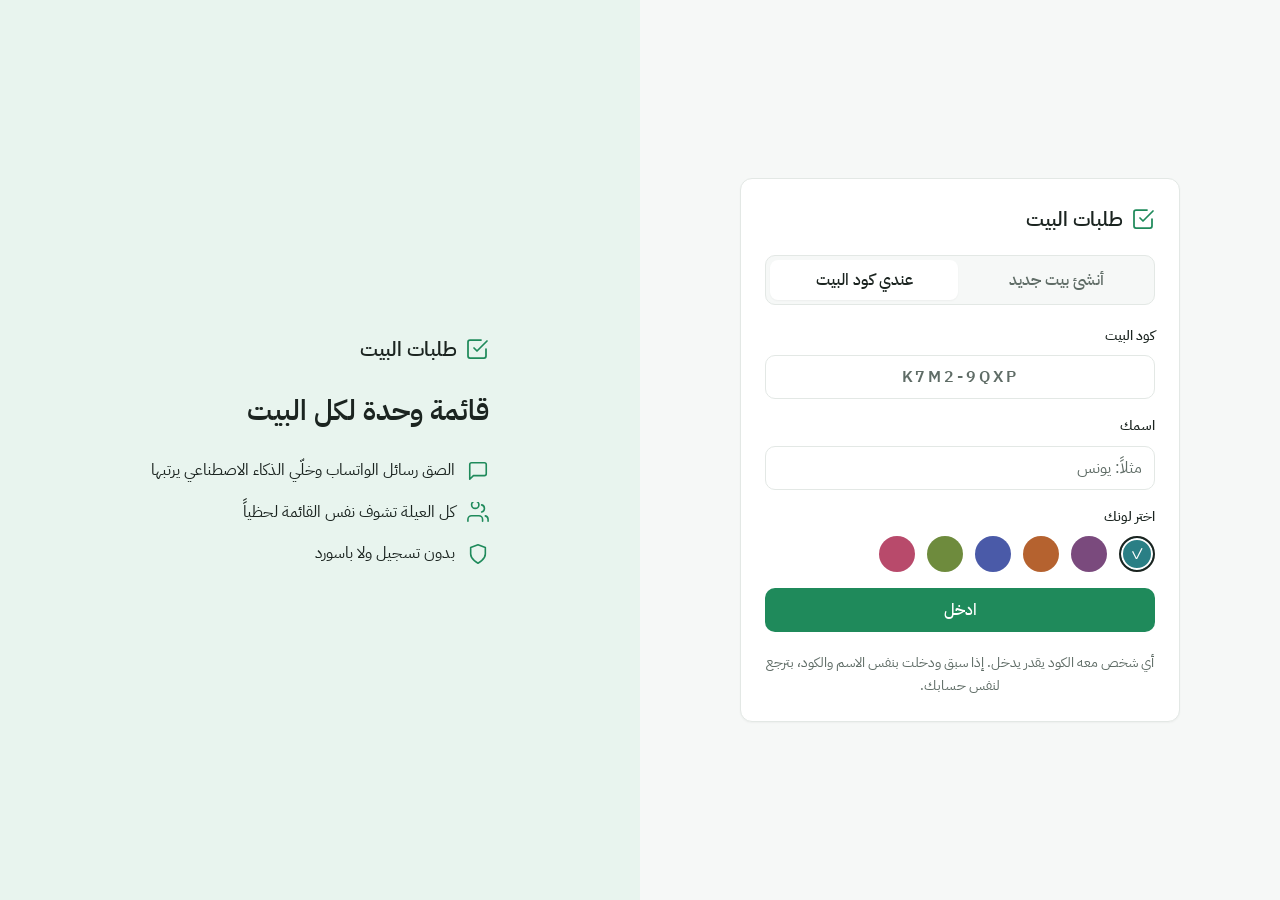
<file: frontend/index.html>
<!DOCTYPE html>
<html lang="ar" dir="rtl">
<head>
  <meta charset="UTF-8">
  <meta name="viewport" content="width=device-width, initial-scale=1.0">
  <meta name="theme-color" content="#2B7A78">
  <link rel="manifest" href="manifest.webmanifest">
  <link rel="icon" href="icons/icon.svg" type="image/svg+xml">
  <title>طلبات البيت — دخول</title>
  <link rel="preconnect" href="https://fonts.googleapis.com">
  <link rel="preconnect" href="https://fonts.gstatic.com" crossorigin>
  <link href="https://fonts.googleapis.com/css2?family=IBM+Plex+Sans+Arabic:wght@400;500;600&display=swap" rel="stylesheet">
  <link rel="stylesheet" href="css/tokens.css">
  <link rel="stylesheet" href="css/base.css">
  <link rel="stylesheet" href="css/components.css">
  <link rel="stylesheet" href="css/pages.css">
</head>
<body>
  <main class="auth-layout">
    <section class="auth-form-pane" aria-label="الدخول أو إنشاء بيت">
      <div class="card auth-card">
        <div class="brand-wordmark">
          <svg class="brand-icon" viewBox="0 0 24 24" fill="none" stroke="currentColor" stroke-width="1.75" stroke-linecap="round" stroke-linejoin="round" aria-hidden="true">
            <path d="M9 11l3 3L22 4M21 12v7a2 2 0 0 1-2 2H5a2 2 0 0 1-2-2V5a2 2 0 0 1 2-2h11" />
          </svg>
          <span>طلبات البيت</span>
        </div>

        <div class="segmented" role="tablist" aria-label="طريقة الدخول">
          <button type="button" id="tab-create" class="segmented-btn" role="tab" aria-selected="false">
            أنشئ بيت جديد
          </button>
          <button type="button" id="tab-join" class="segmented-btn" role="tab" aria-selected="true">
            عندي كود البيت
          </button>
        </div>

        <form id="auth-form" class="auth-form" novalidate>
          <div id="field-household-name" class="field" hidden>
            <label for="input-household-name" class="field-label">اسم البيت</label>
            <input id="input-household-name" class="input" type="text" maxlength="60" placeholder="مثلاً: بيت أبو أحمد">
          </div>

          <div id="field-invite-code" class="field">
            <label for="input-invite-code" class="field-label">كود البيت</label>
            <input id="input-invite-code" class="input input-code" type="text" maxlength="9" placeholder="K7M2-9QXP" autocomplete="off">
          </div>

          <div class="field">
            <label for="input-display-name" class="field-label">اسمك</label>
            <input id="input-display-name" class="input" type="text" maxlength="30" placeholder="مثلاً: يونس" required>
          </div>

          <div class="field">
            <span class="field-label">اختر لونك</span>
            <div id="color-picker" class="color-picker" role="radiogroup" aria-label="اختر لونك"></div>
          </div>

          <div id="auth-error" class="alert-error" role="alert" hidden></div>

          <button id="submit-btn" type="submit" class="btn btn-primary btn-full">ادخل</button>
        </form>

        <p class="auth-note">أي شخص معه الكود يقدر يدخل. إذا سبق ودخلت بنفس الاسم والكود، بترجع لنفس حسابك.</p>
      </div>
    </section>

    <aside class="auth-brand-pane" aria-label="عن طلبات البيت">
      <div class="auth-brand-inner">
        <div class="brand-wordmark">
          <svg class="brand-icon" viewBox="0 0 24 24" fill="none" stroke="currentColor" stroke-width="1.75" stroke-linecap="round" stroke-linejoin="round" aria-hidden="true">
            <path d="M9 11l3 3L22 4M21 12v7a2 2 0 0 1-2 2H5a2 2 0 0 1-2-2V5a2 2 0 0 1 2-2h11" />
          </svg>
          <span>طلبات البيت</span>
        </div>
        <h1 class="auth-brand-title">قائمة وحدة لكل البيت</h1>
        <ul class="auth-points">
          <li class="auth-point">
            <svg class="auth-point-icon" width="22" height="22" viewBox="0 0 24 24" fill="none" stroke="currentColor" stroke-width="1.75" stroke-linecap="round" stroke-linejoin="round" aria-hidden="true">
              <path d="M21 15a2 2 0 0 1-2 2H7l-4 4V5a2 2 0 0 1 2-2h14a2 2 0 0 1 2 2z" />
            </svg>
            <span>الصق رسائل الواتساب وخلّي الذكاء الاصطناعي يرتبها</span>
          </li>
          <li class="auth-point">
            <svg class="auth-point-icon" width="22" height="22" viewBox="0 0 24 24" fill="none" stroke="currentColor" stroke-width="1.75" stroke-linecap="round" stroke-linejoin="round" aria-hidden="true">
              <path d="M17 21v-2a4 4 0 0 0-4-4H5a4 4 0 0 0-4 4v2M9 7a4 4 0 1 0 0-8 4 4 0 0 0 0 8zM23 21v-2a4 4 0 0 0-3-3.87M16 3.13a4 4 0 0 1 0 7.75" />
            </svg>
            <span>كل العيلة تشوف نفس القائمة لحظياً</span>
          </li>
          <li class="auth-point">
            <svg class="auth-point-icon" width="22" height="22" viewBox="0 0 24 24" fill="none" stroke="currentColor" stroke-width="1.75" stroke-linecap="round" stroke-linejoin="round" aria-hidden="true">
              <path d="M12 22s8-4 8-10V5l-8-3-8 3v7c0 6 8 10 8 10z" />
            </svg>
            <span>بدون تسجيل ولا باسورد</span>
          </li>
        </ul>
      </div>
    </aside>
  </main>
  <script type="module" src="js/pages/index.js"></script>
</body>
</html>
</file>
<file: frontend/css/tokens.css>
:root {
  /* Colors */
  --color-primary: #1F8A5B;
  --color-primary-dark: #166A45;
  --color-primary-tint: #E8F4EE;
  --color-bg: #F6F8F7;
  --color-surface: #FFFFFF;
  --color-border: #E3E8E5;
  --color-text: #1B2420;
  --color-text-muted: #5F6C66;
  --color-urgent: #D64545;
  --color-urgent-tint: #FDECEC;
  --color-warning: #F2B544;
  --color-warning-tint: #FEF6E6;
  --color-white: #FFFFFF;
  --color-backdrop: rgba(27, 36, 32, 0.45);

  /* Member palette */
  --member-teal: #2A7F85;
  --member-plum: #7A4A7D;
  --member-rust: #B5622F;
  --member-indigo: #4A5AA8;
  --member-moss: #6E8B3D;
  --member-rose: #B84A6B;

  /* Typography */
  --font-sans: "IBM Plex Sans Arabic", system-ui, -apple-system, BlinkMacSystemFont, "Segoe UI", sans-serif;
  --text-title-lg: 1.75rem;   /* 28px */
  --text-title-md: 1.5rem;    /* 24px */
  --text-section: 1.25rem;    /* 20px */
  --text-item: 1.0625rem;     /* 17px */
  --text-body: 1rem;          /* 16px */
  --text-secondary: 0.875rem; /* 14px */

  /* Spacing (8px grid) */
  --space-1: 4px;
  --space-2: 8px;
  --space-3: 12px;
  --space-4: 16px;
  --space-5: 20px;
  --space-6: 24px;
  --space-8: 32px;

  /* Radii */
  --radius-card: 12px;
  --radius-control: 10px;
  --radius-pill: 999px;

  /* Shadows */
  --shadow-card: 0 1px 2px rgba(0, 0, 0, 0.04);
  --shadow-dialog: 0 12px 32px rgba(27, 36, 32, 0.16);

  /* Layout & Breakpoints */
  --bp-tablet: 768px;
  --bp-desktop: 1200px;
  --sidebar-width: 248px;
  --rail-width: 72px;
  --sidepanel-width: 340px;
  --main-max-width: 760px;
  --tap-min: 44px;
}
</file>
<file: frontend/css/base.css>
@view-transition {
  navigation: auto;
}

*,
*::before,
*::after {
  box-sizing: border-box;
}

html {
  direction: rtl;
  font-size: 16px;
  -webkit-text-size-adjust: 100%;
}

body {
  margin: 0;
  font-family: var(--font-sans);
  font-size: var(--text-body);
  line-height: 1.6;
  color: var(--color-text);
  background-color: var(--color-bg);
  overflow-x: hidden;
}

h1, h2, h3, p, ul, ol {
  margin: 0;
}

ul, ol {
  padding: 0;
  list-style: none;
}

a {
  color: inherit;
  text-decoration: none;
}

button,
input,
select,
textarea {
  font-family: inherit;
  font-size: inherit;
  color: inherit;
}

:focus-visible {
  outline: 2px solid var(--color-primary-dark);
  outline-offset: 2px;
}

.sr-only {
  position: absolute;
  width: 1px;
  height: 1px;
  padding: 0;
  margin: -1px;
  overflow: hidden;
  clip: rect(0, 0, 0, 0);
  white-space: nowrap;
  border: 0;
}

@media (prefers-reduced-motion: reduce) {
  *,
  *::before,
  *::after {
    animation-duration: 0.01ms !important;
    animation-iteration-count: 1 !important;
    transition-duration: 0.01ms !important;
    scroll-behavior: auto !important;
  }
}
</file>
<file: frontend/css/components.css>
[hidden] {
  display: none !important;
}

/* Cards */
.card {
  background-color: var(--color-surface);
  border: 1px solid var(--color-border);
  border-radius: var(--radius-card);
  box-shadow: var(--shadow-card);
}

/* Buttons */
.btn {
  display: inline-flex;
  align-items: center;
  justify-content: center;
  gap: var(--space-2);
  min-height: var(--tap-min);
  padding-inline: var(--space-4);
  border-radius: var(--radius-control);
  border: 1px solid transparent;
  font-weight: 500;
  cursor: pointer;
  transition: background-color 0.15s ease, border-color 0.15s ease;
}

.btn-full {
  width: 100%;
}

.btn-primary {
  background-color: var(--color-primary);
  color: var(--color-white);
}

.btn-primary:hover {
  background-color: var(--color-primary-dark);
}

.btn-primary:disabled {
  opacity: 0.55;
  cursor: not-allowed;
}

.btn-secondary {
  background-color: var(--color-surface);
  border-color: var(--color-border);
  color: var(--color-text);
}

.btn-secondary:hover {
  background-color: var(--color-bg);
}

.btn-text {
  background-color: transparent;
  color: var(--color-primary-dark);
  padding-inline: var(--space-2);
}

.btn-text:hover {
  background-color: var(--color-primary-tint);
}

@media (max-width: 767px) {
  .btn-primary {
    min-height: 52px;
  }
}

/* Inputs */
.field {
  display: flex;
  flex-direction: column;
  gap: var(--space-2);
}

.field-label {
  font-size: var(--text-secondary);
  font-weight: 500;
  color: var(--color-text);
}

.input {
  width: 100%;
  min-height: var(--tap-min);
  padding-inline: var(--space-3);
  padding-block: var(--space-2);
  background-color: var(--color-surface);
  border: 1px solid var(--color-border);
  border-radius: var(--radius-control);
  color: var(--color-text);
}

.input::placeholder {
  color: var(--color-text-muted);
}

.input-code {
  text-align: center;
  letter-spacing: 0.18em;
  font-weight: 600;
  text-transform: uppercase;
  direction: ltr;
}

/* Segmented control */
.segmented {
  display: grid;
  grid-template-columns: 1fr 1fr;
  gap: var(--space-1);
  padding: var(--space-1);
  background-color: var(--color-bg);
  border: 1px solid var(--color-border);
  border-radius: var(--radius-control);
}

.segmented-btn {
  min-height: 40px;
  border: 0;
  border-radius: 8px;
  background: transparent;
  color: var(--color-text-muted);
  font-weight: 500;
  cursor: pointer;
}

.segmented-btn[aria-selected="true"] {
  background-color: var(--color-surface);
  color: var(--color-text);
  box-shadow: var(--shadow-card);
}

/* Chips & Badges */
.chip {
  display: inline-flex;
  align-items: center;
  gap: var(--space-1);
  padding-inline: var(--space-3);
  padding-block: var(--space-1);
  border-radius: var(--radius-pill);
  font-size: var(--text-secondary);
  font-weight: 500;
  background-color: var(--color-primary-tint);
  color: var(--color-primary-dark);
}

.chip-urgent {
  background-color: var(--color-urgent-tint);
  color: var(--color-urgent);
}

.chip-warning {
  background-color: var(--color-warning);
  color: var(--color-text);
}

/* Avatars */
.avatar {
  display: inline-flex;
  align-items: center;
  justify-content: center;
  width: 28px;
  height: 28px;
  border-radius: var(--radius-pill);
  color: var(--color-white);
  font-size: var(--text-secondary);
  font-weight: 600;
  flex-shrink: 0;
}

/* Inline alert */
.alert-error {
  padding: var(--space-3);
  border-radius: var(--radius-control);
  background-color: var(--color-urgent-tint);
  color: var(--color-urgent);
  font-size: var(--text-secondary);
  font-weight: 500;
}

/* Toast */
.toast {
  position: fixed;
  inset-block-end: var(--space-6);
  inset-inline-start: 50%;
  transform: translateX(-50%);
  z-index: 50;
  display: flex;
  align-items: center;
  gap: var(--space-3);
  padding-inline: var(--space-4);
  padding-block: var(--space-3);
  border-radius: var(--radius-pill);
  background-color: var(--color-text);
  color: var(--color-white);
  box-shadow: var(--shadow-dialog);
  font-size: var(--text-secondary);
}

@media (max-width: 767px) {
  .toast {
    inset-block-end: 80px;
  }
}
</file>
<file: frontend/css/pages.css>
/* App Shell (list, shop, history, household) */
.app-shell {
  display: flex;
  min-height: 100dvh;
}

.sidebar {
  width: var(--sidebar-width);
  flex-shrink: 0;
  background-color: var(--color-surface);
  border-inline-end: 1px solid var(--color-border);
  padding: var(--space-5) var(--space-4);
  display: flex;
  flex-direction: column;
  gap: var(--space-6);
}

.brand-wordmark {
  display: flex;
  align-items: center;
  gap: var(--space-2);
  font-size: var(--text-section);
  font-weight: 600;
  color: var(--color-text);
}

.brand-icon {
  width: 24px;
  height: 24px;
  color: var(--color-primary);
  flex-shrink: 0;
}

.household-badge {
  display: flex;
  align-items: center;
  gap: var(--space-2);
  padding: var(--space-2) var(--space-3);
  background-color: var(--color-bg);
  border-radius: var(--radius-control);
  font-size: var(--text-secondary);
  font-weight: 500;
}

.nav-list {
  display: flex;
  flex-direction: column;
  gap: var(--space-1);
}

.nav-link {
  display: flex;
  align-items: center;
  gap: var(--space-3);
  min-height: var(--tap-min);
  padding-inline: var(--space-3);
  border-radius: var(--radius-control);
  color: var(--color-text-muted);
  font-weight: 500;
  position: relative;
}

.nav-link:hover {
  background-color: var(--color-bg);
  color: var(--color-text);
}

.nav-link[aria-current="page"] {
  background-color: var(--color-primary-tint);
  color: var(--color-primary-dark);
  font-weight: 600;
}

.nav-link[aria-current="page"]::before {
  content: "";
  position: absolute;
  inset-inline-start: 0;
  inset-block: 8px;
  width: 3px;
  border-radius: var(--radius-pill);
  background-color: var(--color-primary);
}

.invite-mini-card {
  margin-block-start: auto;
  padding: var(--space-3);
  background-color: var(--color-bg);
  border: 1px solid var(--color-border);
  border-radius: var(--radius-card);
  display: flex;
  flex-direction: column;
  gap: var(--space-2);
}

.invite-mini-row {
  display: flex;
  align-items: center;
  justify-content: space-between;
  gap: var(--space-2);
}

.invite-code-text {
  font-weight: 600;
  letter-spacing: 0.1em;
  direction: ltr;
}

.app-main {
  flex: 1;
  min-width: 0;
  padding: var(--space-6);
  display: flex;
  justify-content: center;
  gap: var(--space-6);
}

.main-column {
  width: 100%;
  max-width: var(--main-max-width);
  display: flex;
  flex-direction: column;
  gap: var(--space-4);
}

.page-header {
  display: flex;
  flex-direction: column;
  gap: var(--space-1);
}

.page-title {
  font-size: var(--text-title-lg);
  font-weight: 600;
}

.page-subtitle {
  font-size: var(--text-secondary);
  color: var(--color-text-muted);
}

.side-panel {
  width: var(--sidepanel-width);
  flex-shrink: 0;
  display: flex;
  flex-direction: column;
  gap: var(--space-4);
}

.bottom-tab-bar {
  display: none;
}

/* Tablet (768px - 1199px): 72px icon rail */
@media (max-width: 1199px) {
  .sidebar {
    width: var(--rail-width);
    padding-inline: var(--space-2);
    align-items: center;
  }

  .sidebar .brand-label,
  .sidebar .household-badge,
  .sidebar .nav-label,
  .sidebar .invite-mini-card {
    display: none;
  }

  .nav-link {
    justify-content: center;
    padding-inline: var(--space-2);
    width: 48px;
  }

  .side-panel {
    display: none;
  }
}

/* Phone (< 768px): bottom tab bar */
@media (max-width: 767px) {
  .sidebar {
    display: none;
  }

  .app-main {
    padding: var(--space-4);
    padding-block-end: 88px;
  }

  .page-title {
    font-size: var(--text-title-md);
  }

  .bottom-tab-bar {
    display: grid;
    grid-template-columns: repeat(4, 1fr);
    position: fixed;
    inset-block-end: 0;
    inset-inline: 0;
    z-index: 40;
    background-color: var(--color-surface);
    border-top: 1px solid var(--color-border);
    padding-block: var(--space-1);
  }

  .tab-link {
    display: flex;
    flex-direction: column;
    align-items: center;
    justify-content: center;
    min-height: 52px;
    gap: 2px;
    font-size: var(--text-secondary);
    color: var(--color-text-muted);
  }

  .tab-link[aria-current="page"] {
    color: var(--color-primary);
    font-weight: 600;
  }
}

/* Screen A: Join / Create Household */
.auth-layout {
  display: grid;
  grid-template-columns: 1fr 1fr;
  min-height: 100dvh;
}

.auth-form-pane {
  display: flex;
  align-items: center;
  justify-content: center;
  padding: var(--space-6);
}

.auth-card {
  width: 100%;
  max-width: 440px;
  padding: var(--space-6);
  display: flex;
  flex-direction: column;
  gap: var(--space-5);
}

.auth-form {
  display: flex;
  flex-direction: column;
  gap: var(--space-4);
}

.color-picker {
  display: flex;
  align-items: center;
  gap: var(--space-3);
  flex-wrap: wrap;
}

.color-dot {
  width: 36px;
  height: 36px;
  border-radius: var(--radius-pill);
  border: 2px solid transparent;
  cursor: pointer;
  display: inline-flex;
  align-items: center;
  justify-content: center;
  color: var(--color-white);
}

.color-dot[aria-checked="true"] {
  border-color: var(--color-text);
  box-shadow: 0 0 0 2px var(--color-surface) inset;
}

.auth-note {
  font-size: var(--text-secondary);
  color: var(--color-text-muted);
  text-align: center;
}

.auth-brand-pane {
  background-color: var(--color-primary-tint);
  display: flex;
  align-items: center;
  justify-content: center;
  padding: var(--space-8);
}

.auth-brand-inner {
  max-width: 440px;
  display: flex;
  flex-direction: column;
  gap: var(--space-6);
}

.auth-brand-title {
  font-size: var(--text-title-lg);
  font-weight: 600;
}

.auth-points {
  display: flex;
  flex-direction: column;
  gap: var(--space-4);
}

.auth-point {
  display: flex;
  align-items: flex-start;
  gap: var(--space-3);
  font-size: var(--text-body);
}

.auth-point-icon {
  color: var(--color-primary);
  flex-shrink: 0;
  margin-block-start: 2px;
}

@media (max-width: 1199px) {
  .auth-layout {
    grid-template-columns: 1fr;
  }

  .auth-card {
    max-width: 480px;
  }

  .auth-brand-pane {
    padding: var(--space-6);
  }
}

@media (max-width: 767px) {
  .auth-form-pane {
    padding: var(--space-4);
    align-items: flex-start;
  }

  .auth-brand-pane {
    display: none;
  }
}

/* Screen B: Main List */
.category-group {
  overflow: hidden;
}

.category-header {
  position: sticky;
  top: 0;
  z-index: 5;
  width: 100%;
  min-height: var(--tap-min);
  padding: var(--space-3) var(--space-4);
  background-color: var(--color-surface);
  border: 0;
  border-bottom: 1px solid var(--color-border);
  display: flex;
  align-items: center;
  justify-content: space-between;
  cursor: pointer;
  text-align: start;
}

.category-title-wrap {
  display: flex;
  align-items: center;
  gap: var(--space-2);
}

.category-title {
  font-size: var(--text-section);
  font-weight: 600;
}

.category-count {
  font-size: var(--text-secondary);
  color: var(--color-text-muted);
}

.category-chevron {
  color: var(--color-text-muted);
}

.item-list {
  display: flex;
  flex-direction: column;
}

.item-row {
  min-height: 56px;
  padding: var(--space-2) var(--space-4);
  display: flex;
  align-items: center;
  gap: var(--space-3);
  border-bottom: 1px solid var(--color-border);
}

.item-row:last-child {
  border-bottom: 0;
}

.item-row:hover {
  background-color: var(--color-primary-tint);
}

.item-check {
  width: 28px;
  height: 28px;
  min-width: 28px;
  border-radius: var(--radius-pill);
  border: 2px solid var(--color-border);
  background-color: var(--color-surface);
  color: var(--color-white);
  display: inline-flex;
  align-items: center;
  justify-content: center;
  cursor: pointer;
  padding: 0;
  position: relative;
}

.item-check::after {
  content: "";
  position: absolute;
  inset: -8px;
}

.item-check--checked {
  background-color: var(--color-primary);
  border-color: var(--color-primary);
}

.item-main {
  flex: 1;
  min-width: 0;
  display: flex;
  align-items: center;
  flex-wrap: wrap;
  gap: var(--space-2);
}

.item-name {
  font-size: var(--text-item);
  font-weight: 500;
}

.item-qty {
  font-size: var(--text-secondary);
  color: var(--color-text-muted);
}

.item-row--bought .item-name,
.item-row--bought .item-qty {
  text-decoration: line-through;
  color: var(--color-text-muted);
}

.item-meta {
  display: flex;
  align-items: center;
  gap: var(--space-2);
  flex-shrink: 0;
}

.item-member {
  display: inline-flex;
  align-items: center;
  gap: var(--space-1);
  font-size: var(--text-secondary);
  color: var(--color-text-muted);
}

.member-dot {
  width: 10px;
  height: 10px;
  border-radius: var(--radius-pill);
  flex-shrink: 0;
}

.empty-state {
  padding: var(--space-8) var(--space-6);
  text-align: center;
  display: flex;
  flex-direction: column;
  gap: var(--space-3);
}

.empty-state-title {
  font-size: var(--text-section);
  font-weight: 600;
}

.empty-state-body {
  font-size: var(--text-body);
  color: var(--color-text-muted);
}

.toast-action {
  color: var(--color-primary-tint);
  min-height: 32px;
}

/* Screen E: Quick-add & Edit Dialog */
.quick-add-card {
  padding: var(--space-3);
  display: flex;
  flex-direction: column;
  gap: var(--space-3);
}

.quick-add-row {
  display: flex;
  align-items: center;
  gap: var(--space-2);
}

.quick-add-row .input {
  flex: 1;
  min-width: 0;
}

.quick-add-extras {
  display: flex;
  align-items: center;
  flex-wrap: wrap;
  gap: var(--space-2);
}

.quick-add-extras .input {
  width: 140px;
  min-height: 40px;
}

.toggle-chip {
  display: inline-flex;
  align-items: center;
  gap: var(--space-2);
  min-height: 40px;
  padding-inline: var(--space-3);
  border-radius: var(--radius-pill);
  border: 1px solid var(--color-border);
  background-color: var(--color-surface);
  cursor: pointer;
  font-size: var(--text-secondary);
}

.toggle-chip[aria-pressed="true"] {
  background-color: var(--color-urgent-tint);
  border-color: var(--color-urgent);
  color: var(--color-urgent);
  font-weight: 600;
}

.alert-warning {
  padding: var(--space-3);
  border-radius: var(--radius-control);
  background-color: var(--color-warning-tint);
  border: 1px solid var(--color-warning);
  display: flex;
  align-items: center;
  justify-content: space-between;
  flex-wrap: wrap;
  gap: var(--space-2);
  font-size: var(--text-secondary);
}

.alert-warning-actions {
  display: flex;
  gap: var(--space-2);
}

.item-edit-btn {
  min-width: var(--tap-min);
  min-height: var(--tap-min);
  border: 0;
  border-radius: var(--radius-control);
  background: transparent;
  color: var(--color-text-muted);
  font-size: 1.25rem;
  cursor: pointer;
  display: inline-flex;
  align-items: center;
  justify-content: center;
}

.item-edit-btn:hover {
  background-color: var(--color-surface);
  color: var(--color-text);
}

.fab-add {
  display: none;
}

.dialog-backdrop {
  position: fixed;
  inset: 0;
  z-index: 60;
  background-color: var(--color-backdrop);
  display: flex;
  align-items: center;
  justify-content: center;
  padding: var(--space-4);
}

.dialog-backdrop[hidden] {
  display: none;
}

.dialog-card {
  width: 100%;
  max-width: 480px;
  padding: var(--space-5);
  box-shadow: var(--shadow-dialog);
  display: flex;
  flex-direction: column;
  gap: var(--space-4);
  max-height: 90dvh;
  overflow-y: auto;
}

.dialog-header {
  display: flex;
  align-items: center;
  justify-content: space-between;
}

.dialog-title {
  font-size: var(--text-section);
  font-weight: 600;
}

.dialog-actions {
  display: flex;
  align-items: center;
  justify-content: space-between;
  gap: var(--space-2);
  flex-wrap: wrap;
}

.dialog-actions-end {
  display: flex;
  gap: var(--space-2);
}

.btn-danger-text {
  color: var(--color-urgent);
}

.btn-danger {
  background-color: var(--color-urgent);
  color: var(--color-white);
}

.btn-danger:hover {
  filter: brightness(0.92);
}

.btn-danger:disabled {
  opacity: 0.55;
  cursor: not-allowed;
}

@media (max-width: 767px) {
  .fab-add {
    position: fixed;
    inset-block-end: 76px;
    inset-inline-end: var(--space-4);
    z-index: 45;
    width: 56px;
    height: 56px;
    border-radius: var(--radius-pill);
    border: 0;
    background-color: var(--color-primary);
    color: var(--color-white);
    font-size: 1.75rem;
    box-shadow: var(--shadow-dialog);
    display: inline-flex;
    align-items: center;
    justify-content: center;
    cursor: pointer;
  }

  .dialog-backdrop {
    align-items: flex-end;
    padding: 0;
  }

  .dialog-card {
    max-width: 100%;
    border-bottom-left-radius: 0;
    border-bottom-right-radius: 0;
  }
}

.page-header-row {
  display: flex;
  align-items: center;
  justify-content: space-between;
  gap: var(--space-3);
  flex-wrap: wrap;
}

.page-header-actions {
  display: flex;
  align-items: center;
  gap: var(--space-2);
  flex-wrap: wrap;
}

.paste-dialog-card {
  max-width: 34rem;
}

.paste-textarea {
  resize: vertical;
  min-height: 7rem;
  font-family: inherit;
}

.paste-preview-section {
  display: flex;
  flex-direction: column;
  gap: var(--space-2);
}

.paste-preview-header {
  display: flex;
  align-items: center;
  justify-content: space-between;
  gap: var(--space-2);
}

.paste-preview-list {
  display: flex;
  flex-direction: column;
  gap: var(--space-2);
  max-height: 14rem;
  overflow-y: auto;
  padding-block: var(--space-1);
}

.paste-preview-row {
  display: flex;
  align-items: center;
  gap: var(--space-3);
  padding: var(--space-2) var(--space-3);
  border: 1px solid var(--border);
  border-radius: var(--radius-md);
  background: var(--surface);
  cursor: pointer;
}

.paste-preview-info {
  display: flex;
  flex-direction: column;
  gap: 2px;
  flex: 1;
  min-width: 0;
}

.paste-preview-title {
  font-weight: 500;
  color: var(--text);
}

.paste-preview-meta {
  font-size: var(--text-sm);
  color: var(--text-muted);
  display: flex;
  flex-wrap: wrap;
  gap: var(--space-2);
}

.badge-muted {
  font-size: var(--text-xs);
  color: var(--text-muted);
  background: var(--surface-alt);
  padding: 2px var(--space-2);
  border-radius: var(--radius-sm);
}

.badge-merge {
  font-size: var(--text-xs);
  color: var(--warning-text, #92400e);
  background: var(--warning-bg, #fef3c7);
  padding: 2px var(--space-2);
  border-radius: var(--radius-sm);
}

/* --- Shop Mode (F9) --- */
.shop-progress-card {
  display: flex;
  flex-direction: column;
  gap: var(--space-2);
}

.shop-progress-header {
  display: flex;
  align-items: center;
  justify-content: space-between;
  gap: var(--space-2);
}

.shop-progress-track {
  width: 100%;
  height: 0.625rem;
  background: var(--surface-alt);
  border-radius: 999px;
  overflow: hidden;
}

.shop-progress-fill {
  height: 100%;
  width: 0%;
  background: var(--primary);
  border-radius: 999px;
  transition: width 0.25s ease;
}

.shop-empty-card {
  text-align: center;
  padding: var(--space-6);
  display: flex;
  flex-direction: column;
  align-items: center;
  gap: var(--space-3);}
/* --- Household Settings (F10) --- */
.household-card {
  display: flex;
  flex-direction: column;
  gap: var(--space-3);
}

.section-title {
  font-size: var(--text-lg);
  font-weight: 600;
  margin: 0;
}

.invite-code-box {
  display: flex;
  align-items: center;
  justify-content: space-between;
  gap: var(--space-3);
  flex-wrap: wrap;
  padding: var(--space-3);
  background: var(--surface-alt);
  border-radius: var(--radius-md);
}

.invite-code-text {
  font-size: 1.375rem;
  font-weight: 600;
  letter-spacing: 0.12em;
  color: var(--text);
}

.invite-code-actions {
  display: flex;
  gap: var(--space-2);
  flex-wrap: wrap;
}

.members-list {
  list-style: none;
  margin: 0;
  padding: 0;
  display: flex;
  flex-direction: column;
  gap: var(--space-2);
}

.member-row {
  display: flex;
  align-items: center;
  gap: var(--space-3);
  padding: var(--space-2) 0;
}

.member-dot {
  width: 0.875rem;
  height: 0.875rem;
  border-radius: 50%;
  flex-shrink: 0;
}

.member-name {
  font-weight: 500;
  color: var(--text);
}

.member-remove-btn {
  margin-inline-start: auto;
  color: var(--color-urgent);
}

/* --- Voice Input (Quick-Add) --- */
.voice-btn {
  flex-shrink: 0;
  width: var(--tap-min);
  height: var(--tap-min);
  padding: 0;
  color: var(--color-text-muted);
}

.voice-btn:hover {
  color: var(--color-primary);
  border-color: var(--color-primary);
}

.voice-btn--active {
  background-color: var(--color-urgent-tint);
  border-color: var(--color-urgent);
  color: var(--color-urgent);
  animation: voice-ring 1.4s ease-out infinite;
}

@keyframes voice-ring {
  0% {
    box-shadow: 0 0 0 0 rgba(214, 69, 69, 0.35);
  }
  70% {
    box-shadow: 0 0 0 7px rgba(214, 69, 69, 0);
  }
  100% {
    box-shadow: 0 0 0 0 rgba(214, 69, 69, 0);
  }
}

.voice-status {
  font-size: var(--text-secondary);
  color: var(--color-text-muted);
  margin: 0;
}

/* --- History Page (F11) --- */
.history-card {
  display: flex;
  flex-direction: column;
  gap: var(--space-2);
}

.history-row {
  display: flex;
  align-items: center;
  justify-content: space-between;
  gap: var(--space-3);
  padding: var(--space-2) 0;
  border-bottom: 1px solid var(--border);
}

.history-row:last-child {
  border-bottom: none;
}

.history-info {
  display: flex;
  flex-direction: column;
  gap: 2px;
  min-width: 0;
  flex: 1;
}

.history-name {
  font-weight: 500;
  color: var(--text);
}

.history-meta {
  font-size: var(--text-sm);
  color: var(--text-muted);
  display: flex;
  flex-wrap: wrap;
  gap: var(--space-2);
}
</file>
